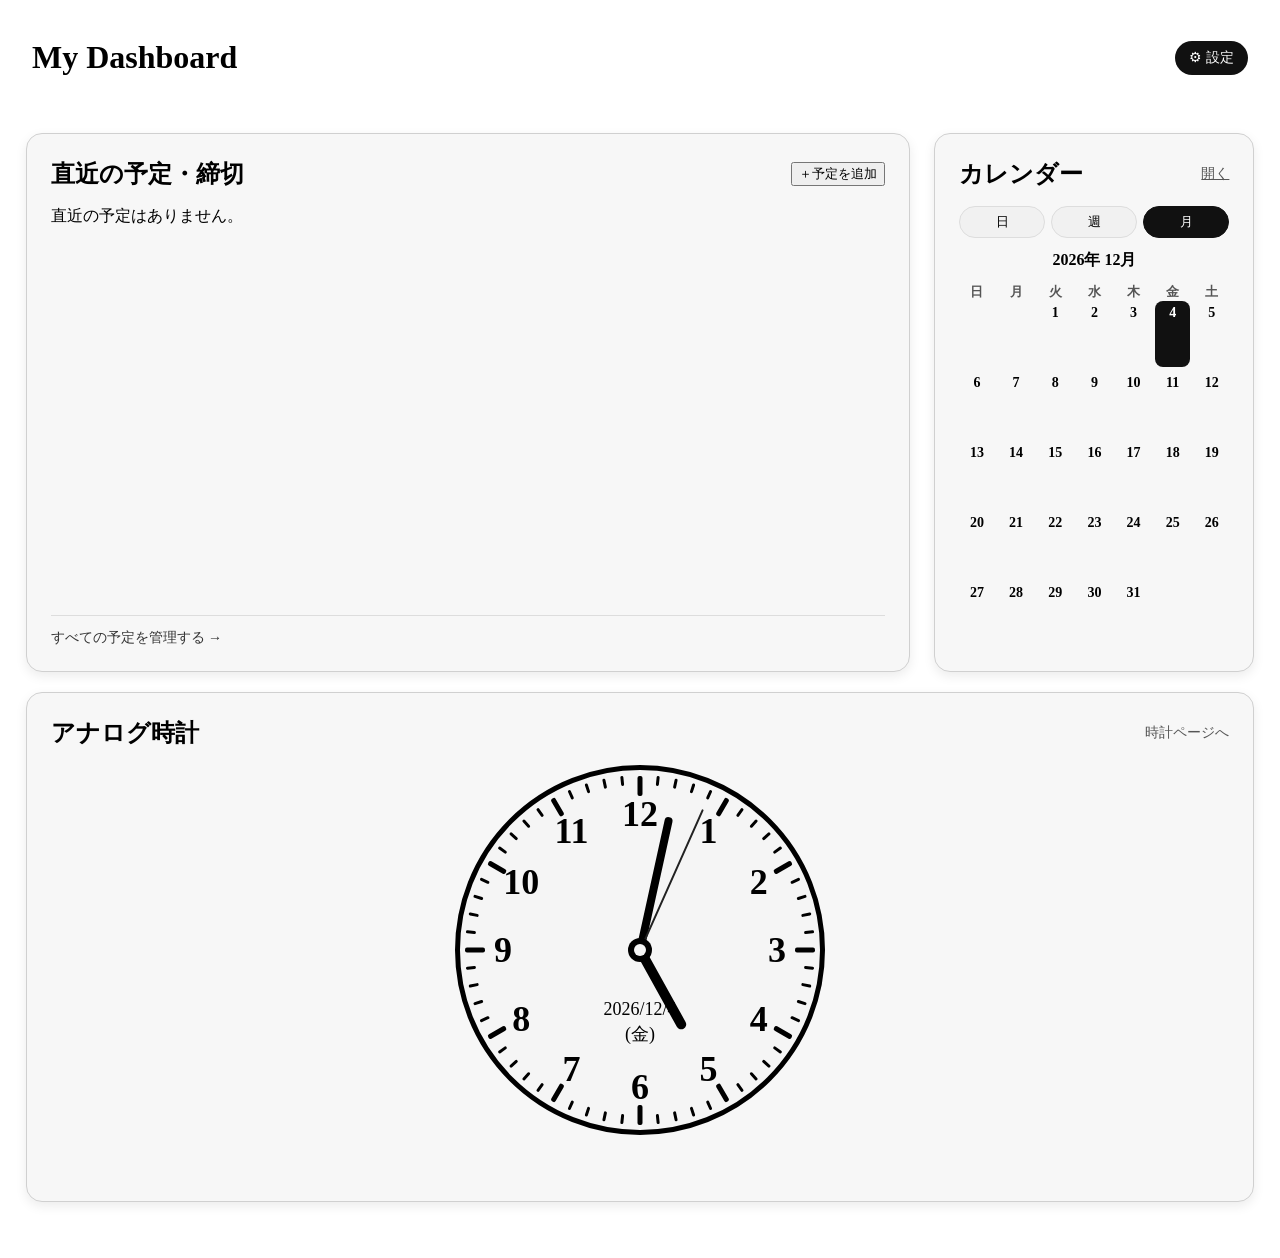
<file: index.html>
<!-- /index.html -->
<!-- トップページの構造 -->

<!DOCTYPE html>
<html lang="ja">
<head>
  <meta charset="UTF-8" />
  <meta name="viewport" content="width=device-width, initial-scale=1.0" />
  <title>My Dashboard</title>
  <link rel="stylesheet" href="css/style.css" />
</head>
<body>
  <header class="site-header dashboard-header">
    <h1>My Dashboard</h1>

    <button type="button" class="settings-button" id="openLayoutSettingsButton">
      ⚙ 設定
    </button>
  </header>

  <main class="dashboard">
    <section class="top-grid" id="topGrid">
      <!-- 直近の予定・締切 -->
      <section class="card upcoming-card">
        <div class="card-header">
          <h2>直近の予定・締切</h2>
          <button type="button" class="add-task-button" id="openAddTaskModalButton">
            ＋予定を追加
          </button>
        </div>

        <div class="upcoming-scroll-area">
          <ul class="upcoming-list" id="upcomingList"></ul>
        </div>

        <div class="card-footer">
          <a href="tasks.html" class="text-link">すべての予定を管理する →</a>
        </div>
      </section>

      <!-- ミニカレンダー -->
      <section class="card calendar-card">
        <div class="card-header">
          <h2>カレンダー</h2>
          <a href="calendar.html" class="card-link">開く</a>
        </div>

        <div class="calendar-view-switch">
          <button type="button" class="calendar-mode-button active" data-calendar-mode="day">日</button>
          <button type="button" class="calendar-mode-button" data-calendar-mode="week">週</button>
          <button type="button" class="calendar-mode-button" data-calendar-mode="month">月</button>
        </div>

        <div class="mini-calendar" id="miniCalendar"></div>
      </section>
    </section>

    <!-- 小さめのアナログ時計 -->
    <a href="clock.html" class="card home-clock-card" id="homeClockCard">
      <div class="card-header">
        <h2>アナログ時計</h2>
        <span class="card-link">時計ページへ</span>
      </div>

      <div class="home-clock-wrapper">
        <div class="clock home-clock" id="homeClock">
          <div class="ticks" id="homeTicks"></div>
          <div class="numbers" id="homeNumbers"></div>

          <div class="hand hour-hand" id="homeHourHand"></div>
          <div class="hand minute-hand" id="homeMinuteHand"></div>
          <div class="hand second-hand" id="homeSecondHand"></div>

          <div class="center-dot"></div>
          <div class="date-display" id="homeCurrentDate"></div>
        </div>
      </div>
    </a>

    <!-- 予定追加・編集モーダル -->
    <div class="modal-overlay" id="taskModal">
      <div class="modal-content">
        <div class="modal-header">
          <h2 id="modalTitle">予定を追加</h2>
          <button type="button" class="modal-close-button" id="closeTaskModalButton">×</button>
        </div>

        <form id="taskModalForm" class="task-form">
          <input type="hidden" id="modalTaskId" />

          <div class="form-row">
            <label for="modalTaskTitle">タイトル</label>
            <input
              type="text"
              id="modalTaskTitle"
              required
              placeholder="例：研究室ミーティング"
            />
          </div>

          <div class="form-row">
            <label for="modalTaskLocation">場所</label>
            <input
              type="text"
              id="modalTaskLocation"
              placeholder="例：研究室、オンライン、〇〇駅周辺"
            />
          </div>

          <div class="form-row">
            <label for="modalTaskCategory">カテゴリ</label>
            <select id="modalTaskCategory">
              <option value="締切">締切</option>
              <option value="研究">研究</option>
              <option value="授業">授業</option>
              <option value="就活">就活</option>
              <option value="私用">私用</option>
              <option value="その他">その他</option>
            </select>
          </div>

          <div class="form-row form-row-inline">
            <label for="modalTaskIsAllDay">終日</label>
            <input type="checkbox" id="modalTaskIsAllDay" />
          </div>

          <div class="time-grid">
            <div class="form-row">
              <label for="modalTaskStartDate">開始日</label>
              <input type="date" id="modalTaskStartDate" required />
            </div>

            <div class="form-row">
              <label for="modalTaskStartTime">開始時刻</label>
              <input type="time" id="modalTaskStartTime" />
            </div>

            <div class="form-row">
              <label for="modalTaskEndDate">終了日</label>
              <input type="date" id="modalTaskEndDate" required />
            </div>

            <div class="form-row">
              <label for="modalTaskEndTime">終了時刻</label>
              <input type="time" id="modalTaskEndTime" />
            </div>
          </div>

          <div class="travel-grid">
            <div class="form-row">
              <label for="modalTaskTravelMode">移動手段</label>
              <select id="modalTaskTravelMode">
                <option value="none">なし</option>
                <option value="walk">徒歩</option>
                <option value="train">電車</option>
                <option value="car">車</option>
              </select>
            </div>

            <div class="form-row">
              <label for="modalTaskTravelTime">移動時間</label>
              <select id="modalTaskTravelTime">
                <option value="0">なし</option>
                <option value="5">5分</option>
                <option value="10">10分</option>
                <option value="15">15分</option>
                <option value="30">30分</option>
                <option value="45">45分</option>
                <option value="60">60分</option>
                <option value="90">90分</option>
              </select>
            </div>
          </div>

          <div class="form-row">
            <label for="modalTaskImportance">重要度 自動判定</label>
            <select id="modalTaskImportance" disabled>
              <option value="5">5：高い</option>
              <option value="4">4</option>
              <option value="3">3：普通</option>
              <option value="2">2</option>
              <option value="1">1：低い</option>
            </select>
          </div>

          <div class="form-row">
            <label for="modalTaskMemo">メモ</label>
            <textarea
              id="modalTaskMemo"
              rows="4"
              placeholder="補足情報や準備することなど"
            ></textarea>
          </div>

          <div class="modal-detail" id="modalTaskDetail"></div>

          <div class="modal-actions">
            <button type="submit" id="saveTaskButton">追加する</button>
            <button type="button" class="secondary-button" id="deleteTaskButton">
              削除する
            </button>
          </div>
        </form>
      </div>
    </div>
  </main>

  <!-- 予定ホバープレビュー -->
  <div class="task-preview" id="taskPreview"></div>

  <!-- レイアウト設定モーダル -->
  <div class="modal-overlay" id="layoutSettingsModal">
    <div class="modal-content">
      <div class="modal-header">
        <h2>画面レイアウト設定</h2>
        <button type="button" class="modal-close-button" id="closeLayoutSettingsButton">×</button>
      </div>

      <div class="layout-setting-list">
        <div class="form-row">
          <label for="dashboardWidthRange">
            全体の横幅：<span id="dashboardWidthValue"></span>%
          </label>
          <input type="range" id="dashboardWidthRange" min="60" max="100" value="96" />
        </div>

        <div class="form-row">
          <label for="topGridRatioRange">
            予定欄の広さ：<span id="topGridRatioValue"></span>
          </label>
          <input type="range" id="topGridRatioRange" min="1" max="5" value="3" />
        </div>

        <div class="form-row">
          <label for="clockHeightRange">
            時計カードの高さ：<span id="clockHeightValue"></span>px
          </label>
          <input type="range" id="clockHeightRange" min="300" max="700" value="460" />
        </div>
      </div>

      <div class="modal-actions">
        <button type="button" id="resetLayoutSettingsButton" class="secondary-button">
          初期値に戻す
        </button>
        <button type="button" id="saveLayoutSettingsButton">
          保存
        </button>
      </div>
    </div>
  </div>

  <script src="js/tasks.js"></script>
  <script src="js/script.js"></script>

</body>
</html>
</file>
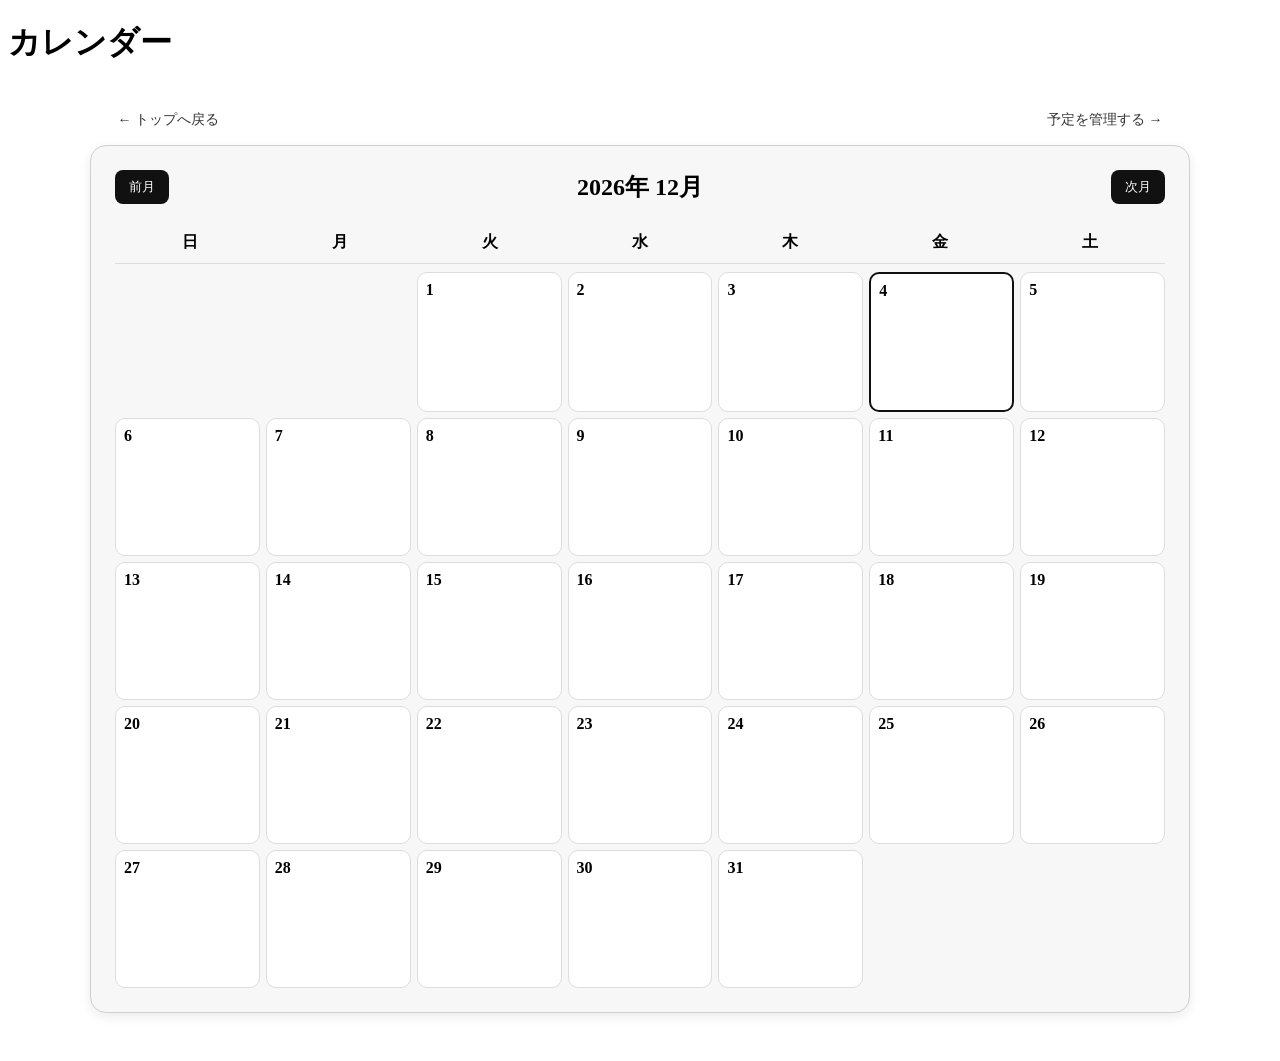
<file: calendar.html>
<!-- /calendar.html -->
    <!-- カレンダー詳細ページ -->

<!DOCTYPE html>
<html lang="ja">
<head>
  <meta charset="UTF-8" />
  <meta name="viewport" content="width=device-width, initial-scale=1.0" />
  <title>Calendar</title>
  <link rel="stylesheet" href="css/style.css" />
</head>
<body>
  <header class="site-header">
    <h1>カレンダー</h1>
  </header>

  <main class="calendar-page">
    <div class="page-nav">
      <a href="index.html" class="text-link">← トップへ戻る</a>
      <a href="tasks.html" class="text-link">予定を管理する →</a>
    </div>

    <section class="card">
      <div class="calendar-page-header">
        <button id="prevMonthButton">前月</button>
        <h2 id="fullCalendarTitle"></h2>
        <button id="nextMonthButton">次月</button>
      </div>

      <div class="full-calendar-weekdays">
        <span>日</span>
        <span>月</span>
        <span>火</span>
        <span>水</span>
        <span>木</span>
        <span>金</span>
        <span>土</span>
      </div>

      <div class="full-calendar-days" id="fullCalendarDays"></div>
    </section>
  </main>

  <script src="js/tasks.js"></script>
  <script src="js/calendar.js"></script>
</body>
</html>
</file>
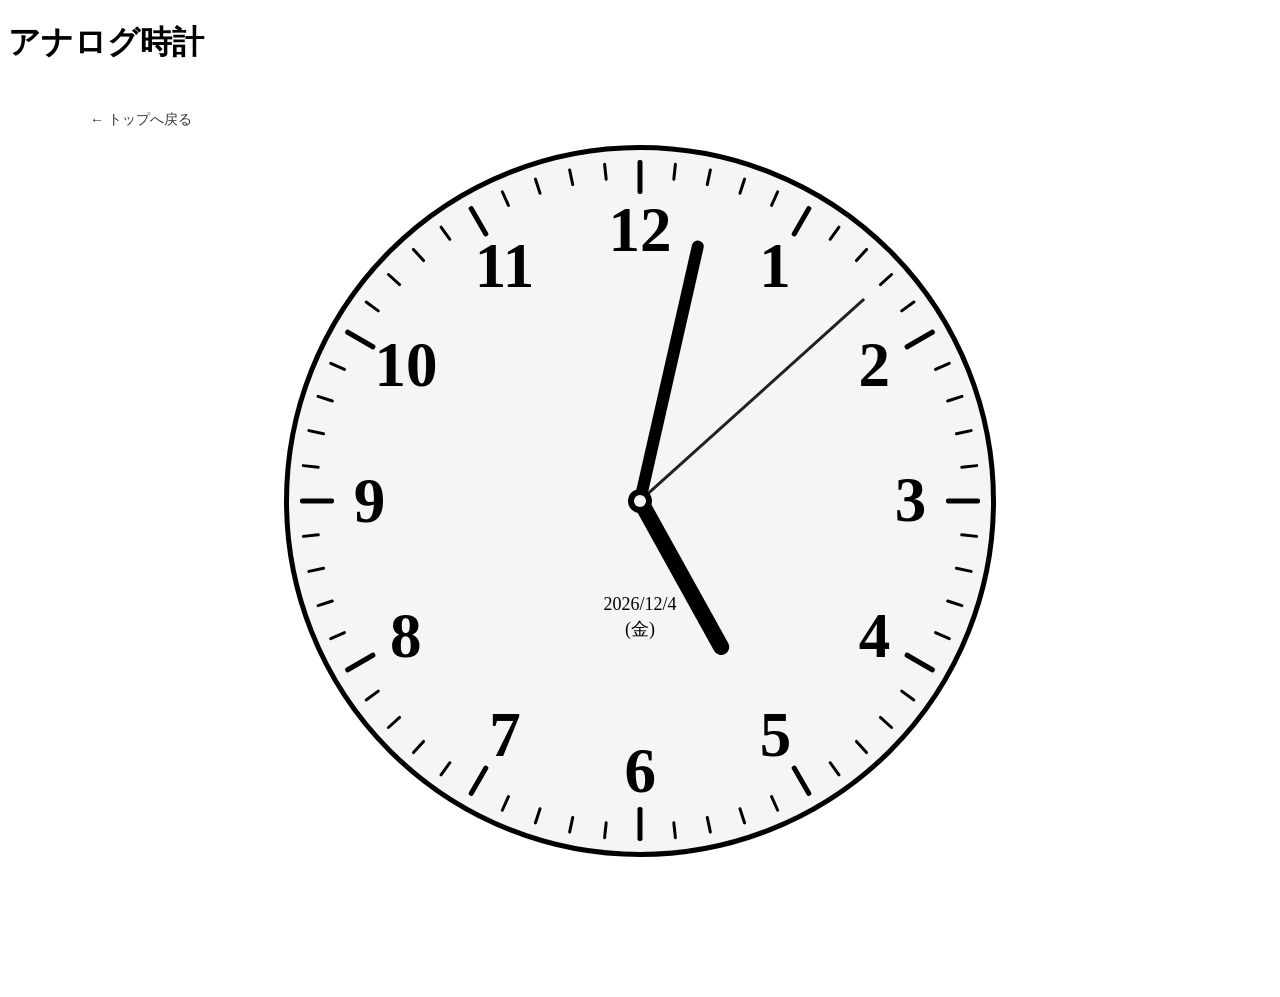
<file: clock.html>
<!-- /clock.html -->
    <!-- 時計だけのページ -->

<!DOCTYPE html>
<html lang="ja">
<head>
  <meta charset="UTF-8" />
  <meta name="viewport" content="width=device-width, initial-scale=1.0" />
  <title>Analog Clock</title>
  <link rel="stylesheet" href="css/style.css" />
</head>
<body>
  <header class="site-header">
    <h1>アナログ時計</h1>
  </header>

  <main class="clock-page">
    <div class="page-nav">
      <a href="index.html" class="text-link">← トップへ戻る</a>
    </div>

    <section class="clock-page-content">
      <div class="clock large-clock" id="clock">
        <div class="ticks" id="ticks"></div>
        <div class="numbers" id="numbers"></div>

        <div class="hand hour-hand" id="hourHand"></div>
        <div class="hand minute-hand" id="minuteHand"></div>
        <div class="hand second-hand" id="secondHand"></div>

        <div class="center-dot"></div>
        <div class="date-display" id="currentDate"></div>
      </div>
    </section>
  </main>

  <script src="js/clock.js"></script>
</body>
</html>
</file>
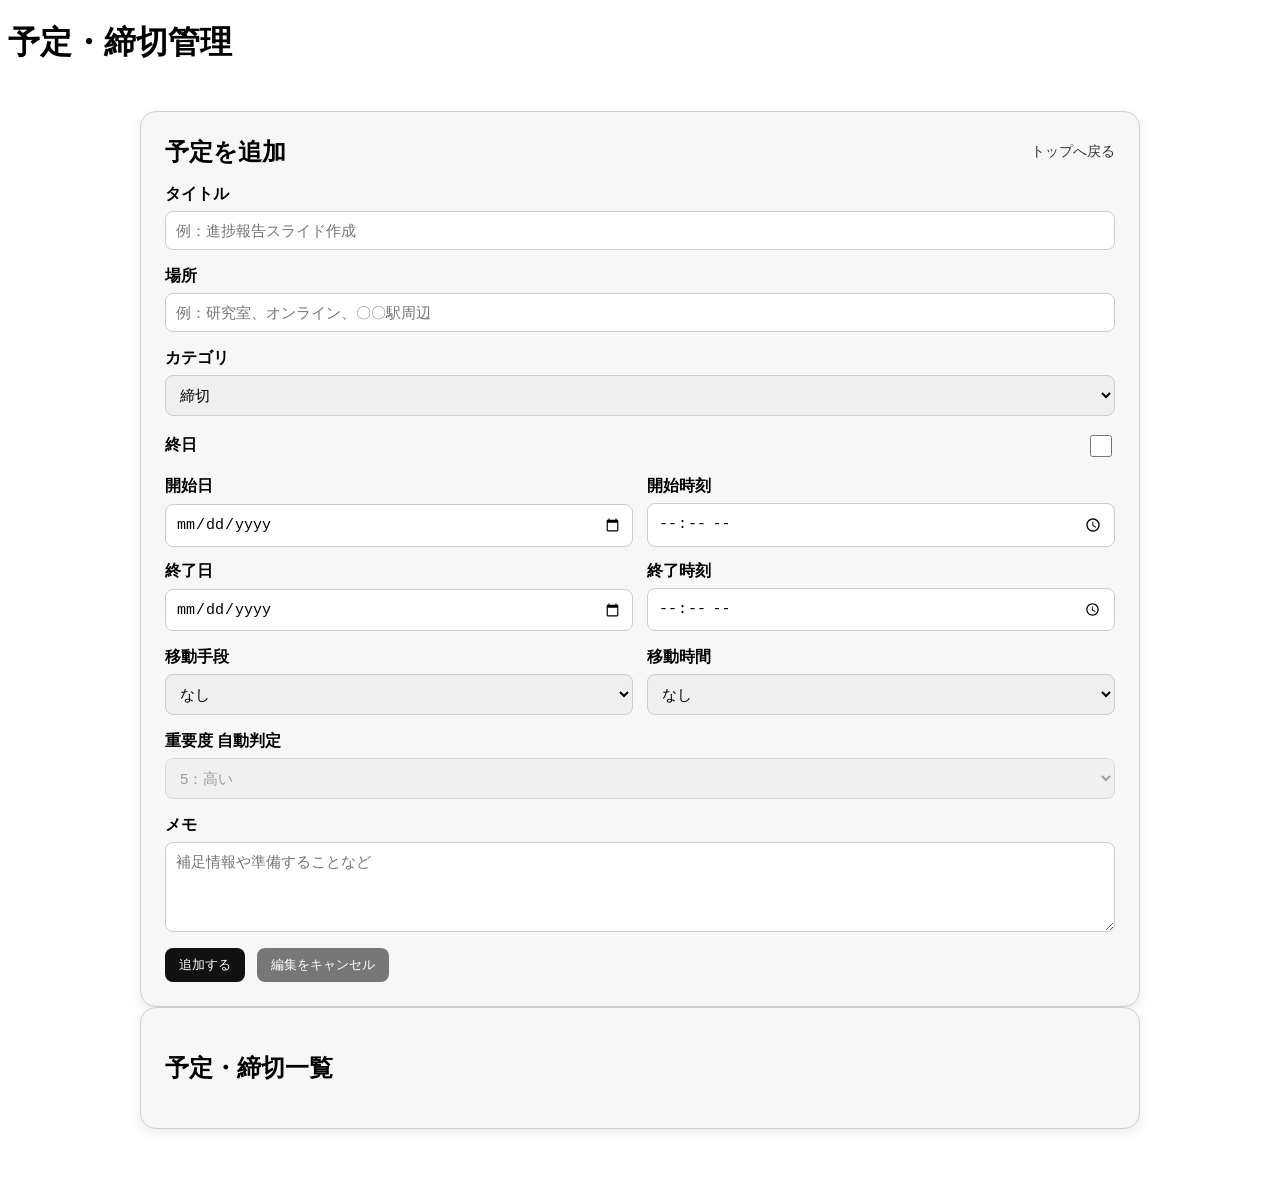
<file: tasks.html>
<!-- /tasks.html -->
    <!-- 予定・締切詳細ページ -->

<!-- /tasks.html -->

<!DOCTYPE html>
<html lang="ja">
<head>
  <meta charset="UTF-8" />
  <meta name="viewport" content="width=device-width, initial-scale=1.0" />
  <title>Tasks</title>
  <link rel="stylesheet" href="css/style.css" />
</head>
<body>
  <header class="site-header">
    <h1>予定・締切管理</h1>
  </header>

  <main class="task-page">
    <section class="card">
      <div class="card-header">
        <h2>予定を追加</h2>
        <a href="index.html" class="text-link">トップへ戻る</a>
      </div>

      <form id="taskForm" class="task-form">
        <input type="hidden" id="taskId" />

        <div class="form-row">
          <label for="taskTitle">タイトル</label>
          <input type="text" id="taskTitle" required placeholder="例：進捗報告スライド作成" />
        </div>

        <div class="form-row">
          <label for="taskLocation">場所</label>
          <input
            type="text"
            id="taskLocation"
            placeholder="例：研究室、オンライン、〇〇駅周辺"
          />
        </div>

        <div class="form-row">
          <label for="taskCategory">カテゴリ</label>
          <select id="taskCategory">
            <option value="締切">締切</option>
            <option value="研究">研究</option>
            <option value="授業">授業</option>
            <option value="就活">就活</option>
            <option value="私用">私用</option>
            <option value="その他">その他</option>
          </select>
        </div>

        <div class="form-row form-row-inline">
          <label for="taskIsAllDay">終日</label>
          <input type="checkbox" id="taskIsAllDay" />
        </div>

        <div class="time-grid">
          <div class="form-row">
            <label for="taskStartDate">開始日</label>
            <input type="date" id="taskStartDate" required />
          </div>

          <div class="form-row">
            <label for="taskStartTime">開始時刻</label>
            <input type="time" id="taskStartTime" />
          </div>

          <div class="form-row">
            <label for="taskEndDate">終了日</label>
            <input type="date" id="taskEndDate" required />
          </div>

          <div class="form-row">
            <label for="taskEndTime">終了時刻</label>
            <input type="time" id="taskEndTime" />
          </div>
        </div>

        <div class="travel-grid">
          <div class="form-row">
            <label for="taskTravelMode">移動手段</label>
            <select id="taskTravelMode">
              <option value="none">なし</option>
              <option value="walk">徒歩</option>
              <option value="train">電車</option>
              <option value="car">車</option>
            </select>
          </div>

          <div class="form-row">
            <label for="taskTravelTime">移動時間</label>
            <select id="taskTravelTime">
              <option value="0">なし</option>
              <option value="5">5分</option>
              <option value="10">10分</option>
              <option value="15">15分</option>
              <option value="30">30分</option>
              <option value="45">45分</option>
              <option value="60">60分</option>
              <option value="90">90分</option>
            </select>
          </div>
        </div>

        <div class="form-row">
          <label for="taskImportance">重要度 自動判定</label>
          <select id="taskImportance" disabled>
            <option value="5">5：高い</option>
            <option value="4">4</option>
            <option value="3">3：普通</option>
            <option value="2">2</option>
            <option value="1">1：低い</option>
          </select>
        </div>

        <div class="form-row">
          <label for="taskMemo">メモ</label>
          <textarea
            id="taskMemo"
            rows="4"
            placeholder="補足情報や準備することなど"
          ></textarea>
        </div>

        <div class="form-actions">
          <button type="submit" id="submitButton">追加する</button>
          <button type="button" id="cancelEditButton" class="secondary-button">編集をキャンセル</button>
        </div>
      </form>
    </section>

    <section class="card">
      <h2>予定・締切一覧</h2>
      <ul class="task-list" id="taskList"></ul>
    </section>
  </main>

  <script src="js/tasks.js"></script>
  <script src="js/tasks-page.js"></script>
</body>
</html>
</file>
<file: css/style.css>
/* css/style.css */
  /*全体デザイン*/

/* =========================
   Dashboard Layout
========================= */

.dashboard {
  width: min(1100px, 95%);
  margin: 0 auto;
  padding: 24px 0 40px;
}

.top-grid {
  display: grid;
  grid-template-columns: 2fr 1fr;
  gap: 20px;
  margin-bottom: 20px;
}

.card {
  background: #f7f7f7;
  border: 1px solid #d0d0d0;
  border-radius: 16px;
  padding: 20px;
  box-shadow: 0 4px 12px rgba(0, 0, 0, 0.08);
  cursor: pointer;

  text-decoration: none;
  color: inherit;
  display: block;
}

.card:hover {
  transform: translateY(-2px);
  transition: 0.2s;
  box-shadow: 0 8px 18px rgba(0, 0, 0, 0.12);
}

.card-header {
  display: flex;
  justify-content: space-between;
  align-items: center;
  margin-bottom: 16px;
}

.card-header h2 {
  margin: 0;
  font-size: 22px;
}

.card-link {
  font-size: 14px;
  color: #555;
}

/* =========================
   Upcoming
========================= */

.upcoming-list {
  list-style: none;
  padding: 0;
  margin: 0;
}

.upcoming-item {
  display: grid;
  grid-template-columns: 90px 1fr auto;
  gap: 12px;
  align-items: center;
  padding: 12px 0;
  border-bottom: 1px solid #ddd;
}

.upcoming-item:last-child {
  border-bottom: none;
}

.upcoming-date {
  font-weight: bold;
}

.upcoming-title {
  font-size: 16px;
}

.upcoming-meta {
  font-size: 13px;
  color: #555;
}

.priority-high {
  color: #b00020;
  font-weight: bold;
}

.priority-middle {
  color: #8a5a00;
  font-weight: bold;
}

.priority-low {
  color: #333;
}

/* =========================
   Mini Calendar
========================= */

.calendar-title {
  text-align: center;
  font-weight: bold;
  margin-bottom: 12px;
}

.calendar-weekdays,
.calendar-days {
  display: grid;
  grid-template-columns: repeat(7, 1fr);
  text-align: center;
  gap: 4px;
}

.calendar-weekdays span {
  font-size: 13px;
  font-weight: bold;
  color: #555;
}

.calendar-day {
  padding: 8px 0;
  border-radius: 8px;
  font-size: 14px;
}

.calendar-day.today {
  background: #111;
  color: #fff;
  font-weight: bold;
}

.calendar-day.empty {
  visibility: hidden;
}

/* =========================
   Mini Calendar with Labels
========================= */

.calendar-weekdays,
.calendar-days {
  display: grid;
  grid-template-columns: repeat(7, 1fr);
  text-align: center;
  gap: 4px;
}

.calendar-day {
  min-height: 58px;
  padding: 4px;
  border-radius: 8px;
  font-size: 13px;
  text-align: left;
  overflow: hidden;
}

.calendar-day.empty {
  visibility: hidden;
}

.calendar-day.today {
  background: #111;
  color: #fff;
}

.calendar-day-number {
  font-weight: bold;
  text-align: center;
  margin-bottom: 3px;
}

.calendar-task-area {
  display: grid;
  gap: 2px;
}

.calendar-task-label {
  padding: 1px 4px;
  border-radius: 999px;
  font-size: 10px;
  line-height: 1.4;
  white-space: nowrap;
  overflow: hidden;
  text-overflow: ellipsis;
  color: #111;
}

/* 分類ごとの簡易色 */
.type-締切 {
  background: #ffd6d6;
}

.type-研究 {
  background: #d8f3dc;
}

.type-就活 {
  background: #dbeafe;
}

.type-授業 {
  background: #fff3bf;
}

.type-その他 {
  background: #e5e7eb;
}

.calendar-more {
  font-size: 10px;
  color: #555;
  text-align: center;
}

/* =========================
   Home Clock
========================= */

.home-clock-card {
  cursor: pointer;
}

.home-clock-wrapper {
  display: flex;
  justify-content: center;
  align-items: center;
}

.home-clock {
  width: 38vmin;
  height: 38vmin;
  min-width: 260px;
  min-height: 260px;
  max-width: 360px;
  max-height: 360px;
}

.home-clock .number span {
  font-size: clamp(24px, 4vmin, 44px);
}

.home-clock .tick::before {
  height: 10px;
}

.home-clock .tick.major::before {
  height: 20px;
}

.home-clock .hour-hand {
  width: 10px;
}

.home-clock .minute-hand {
  width: 8px;
}

.home-clock .second-hand {
  width: 2px;
}

.home-clock .date-display {
  font-size: clamp(13px, 2vmin, 20px);
  top: 63%;
}

/* =========================
   Responsive
========================= */

@media (max-width: 800px) {
  .top-grid {
    grid-template-columns: 1fr;
  }

  .upcoming-item {
    grid-template-columns: 1fr;
    gap: 4px;
  }

  .home-clock {
    width: 70vmin;
    height: 70vmin;
  }
}

/* =========================
   Analog Clock Base
========================= */

.clock {
  position: relative;
  width: 80vmin;
  height: 80vmin;
  max-width: 800px;
  max-height: 800px;
  min-width: 320px;
  min-height: 320px;

  border: 5px solid #000;
  border-radius: 50%;
  background: #f5f5f5;
}

/* 目盛り */
.tick {
  position: absolute;
  width: 100%;
  height: 100%;
  transform: rotate(calc(6deg * var(--i)));
}

.tick::before {
  content: "";
  position: absolute;
  top: 1.5%;
  left: 50%;
  transform: translateX(-50%);
  width: 3px;
  height: 18px;
  background: #000;
  border-radius: 2px;
}

.tick.major::before {
  width: 5px;
  height: 34px;
}

/* 数字 */
.number {
  position: absolute;
  width: 100%;
  height: 100%;
  text-align: center;
  transform: rotate(calc(30deg * var(--i)));
  pointer-events: none;
}

.number span {
  display: inline-block;
  margin-top: 7%;
  transform: rotate(calc(-30deg * var(--i)));
  font-size: clamp(32px, 7vmin, 72px);
  font-weight: bold;
  line-height: 1;
}

/* 針 */
.hand {
  position: absolute;
  left: 50%;
  bottom: 50%;
  transform-origin: bottom center;
  transform: translateX(-50%) rotate(0deg);
  border-radius: 999px;
  background: #000;
}

.hour-hand {
  width: 16px;
  height: 25%;
  z-index: 4;
}

.minute-hand {
  width: 12px;
  height: 38%;
  z-index: 5;
}

.second-hand {
  width: 3px;
  height: 43%;
  background: #222;
  z-index: 6;
}

/* 中心 */
.center-dot {
  position: absolute;
  top: 50%;
  left: 50%;
  width: 24px;
  height: 24px;
  background: #000;
  border-radius: 50%;
  transform: translate(-50%, -50%);
  z-index: 10;
}

.center-dot::after {
  content: "";
  position: absolute;
  top: 50%;
  left: 50%;
  width: 12px;
  height: 12px;
  background: #f5f5f5;
  border-radius: 50%;
  transform: translate(-50%, -50%);
}

/* 日付 */
.date-display {
  position: absolute;
  top: 63%;
  left: 50%;
  transform: translateX(-50%);
  width: 160px;
  text-align: center;
  font-size: clamp(13px, 2vmin, 20px);
  line-height: 1.4;
  z-index: 20;
}

/* =========================
   Home Clock Size
========================= */

.home-clock-wrapper {
  display: flex;
  justify-content: center;
  align-items: center;
}

.home-clock {
  width: 38vmin;
  height: 38vmin;
  min-width: 260px;
  min-height: 260px;
  max-width: 360px;
  max-height: 360px;
}

.home-clock .number span {
  font-size: clamp(24px, 4vmin, 44px);
}

.home-clock .tick::before {
  height: 10px;
}

.home-clock .tick.major::before {
  height: 20px;
}

.home-clock .hour-hand {
  width: 10px;
}

.home-clock .minute-hand {
  width: 8px;
}

.home-clock .second-hand {
  width: 2px;
}

/* =========================
   Task Page
========================= */

.task-page {
  width: min(1000px, 95%);
  margin: 0 auto;
  padding: 24px 0 40px;
}

.text-link {
  color: #333;
  text-decoration: none;
  font-size: 14px;
}

.text-link:hover {
  text-decoration: underline;
}

.task-form {
  display: grid;
  gap: 16px;
}

.form-row {
  display: grid;
  gap: 6px;
}

.form-row label {
  font-weight: bold;
}

.form-row input,
.form-row select {
  padding: 10px;
  border: 1px solid #ccc;
  border-radius: 8px;
  font-size: 15px;
}

.form-actions {
  display: flex;
  gap: 12px;
}

.form-actions button,
.task-actions button {
  padding: 8px 14px;
  border: none;
  border-radius: 8px;
  background: #111;
  color: #fff;
  cursor: pointer;
}

.secondary-button {
  background: #777 !important;
}

.task-list {
  list-style: none;
  padding: 0;
  margin: 16px 0 0;
}

.task-list-item {
  display: flex;
  justify-content: space-between;
  gap: 16px;
  align-items: center;
  padding: 14px 0;
  border-bottom: 1px solid #ddd;
}

.task-list-item.completed {
  opacity: 0.5;
}

.task-list-item.completed .task-title {
  text-decoration: line-through;
}

.task-main {
  display: flex;
  align-items: center;
  gap: 12px;
}

.task-title {
  font-size: 16px;
  font-weight: bold;
}

.task-meta {
  font-size: 13px;
  color: #555;
}

.task-actions {
  display: flex;
  gap: 8px;
}

@media (max-width: 700px) {
  .task-list-item {
    flex-direction: column;
    align-items: flex-start;
  }
}

/* =========================
   Page Common
========================= */

.page-nav {
  width: min(1100px, 95%);
  margin: 0 auto 16px;
  display: flex;
  justify-content: space-between;
  align-items: center;
}

.text-link {
  color: #333;
  text-decoration: none;
  font-size: 14px;
}

.text-link:hover {
  text-decoration: underline;
}

/* =========================
   Clock Page
========================= */

.clock-page {
  padding: 24px 0 40px;
}

.clock-page-content {
  display: flex;
  justify-content: center;
  align-items: center;
}

.large-clock {
  width: 78vmin;
  height: 78vmin;
  max-width: 800px;
  max-height: 800px;
  min-width: 320px;
  min-height: 320px;
}

/* =========================
   Calendar Page
========================= */

.calendar-page {
  width: min(1100px, 95%);
  margin: 0 auto;
  padding: 24px 0 40px;
}

.calendar-page-header {
  display: flex;
  justify-content: space-between;
  align-items: center;
  margin-bottom: 18px;
}

.calendar-page-header h2 {
  margin: 0;
  font-size: 24px;
}

.calendar-page-header button {
  padding: 8px 14px;
  border: none;
  border-radius: 8px;
  background: #111;
  color: #fff;
  cursor: pointer;
}

.full-calendar-weekdays,
.full-calendar-days {
  display: grid;
  grid-template-columns: repeat(7, 1fr);
}

.full-calendar-weekdays span {
  text-align: center;
  font-weight: bold;
  padding: 10px 0;
  border-bottom: 1px solid #ddd;
}

.full-calendar-days {
  gap: 6px;
  margin-top: 8px;
}

.full-calendar-day {
  min-height: 120px;
  border: 1px solid #ddd;
  border-radius: 10px;
  padding: 8px;
  background: #fff;
  overflow: hidden;
}

.full-calendar-day.empty {
  visibility: hidden;
}

.full-calendar-day.today {
  border: 2px solid #111;
}

.full-calendar-day-number {
  font-weight: bold;
  margin-bottom: 6px;
}

.full-calendar-task-area {
  display: grid;
  gap: 4px;
}

.full-calendar-day .calendar-task-label {
  font-size: 12px;
  padding: 3px 6px;
  border-radius: 999px;
  white-space: nowrap;
  overflow: hidden;
  text-overflow: ellipsis;
}

/* 画面が小さいとき */
@media (max-width: 800px) {
  .full-calendar-day {
    min-height: 90px;
    padding: 5px;
  }

  .full-calendar-day .calendar-task-label {
    font-size: 10px;
  }

  .calendar-page-header h2 {
    font-size: 20px;
  }
}

/* =========================
   Upcoming Scroll Area
========================= */

.upcoming-card {
  display: flex;
  flex-direction: column;
  min-height: 360px;
  max-height: 560px;
}

.upcoming-scroll-area {
  flex: 1;
  min-height: 0;
  overflow-y: auto;
  padding-right: 6px;
}

.upcoming-scroll-area::-webkit-scrollbar {
  width: 8px;
}

.upcoming-scroll-area::-webkit-scrollbar-thumb {
  background: #c0c0c0;
  border-radius: 999px;
}

.upcoming-scroll-area::-webkit-scrollbar-track {
  background: transparent;
}

.card-footer {
  flex-shrink: 0;
  margin-top: 14px;
  padding-top: 12px;
  border-top: 1px solid #ddd;
}

/* =========================
   Modal
========================= */

.modal-overlay {
  position: fixed;
  inset: 0;
  display: none;
  justify-content: center;
  align-items: center;
  padding: 24px;
  background: rgba(0, 0, 0, 0.45);
  z-index: 1000;
}

.modal-overlay.active {
  display: flex;
}

.modal-content {
  width: min(520px, 95vw);
  max-height: 90vh;
  overflow-y: auto;
  background: #f7f7f7;
  border-radius: 18px;
  padding: 22px;
  box-shadow: 0 16px 40px rgba(0, 0, 0, 0.25);
}

.modal-header {
  display: flex;
  justify-content: space-between;
  align-items: center;
  margin-bottom: 18px;
}

.modal-header h2 {
  margin: 0;
  font-size: 22px;
}

.modal-close-button {
  width: 34px;
  height: 34px;
  border: none;
  border-radius: 50%;
  background: #ddd;
  font-size: 22px;
  line-height: 1;
  cursor: pointer;
}

.modal-close-button:hover {
  background: #ccc;
}

.modal-detail {
  padding: 12px;
  border-radius: 10px;
  background: #eeeeee;
  font-size: 14px;
  line-height: 1.6;
  color: #333;
}

.modal-actions {
  display: flex;
  justify-content: flex-end;
  gap: 12px;
  margin-top: 18px;
}

.modal-actions button {
  padding: 9px 16px;
  border: none;
  border-radius: 8px;
  background: #111;
  color: #fff;
  cursor: pointer;
}

#deleteTaskButton {
  background: #b00020;
}

#deleteTaskButton.hidden {
  display: none;
}

@media (max-width: 700px) {
  .upcoming-scroll-area {
    max-height: 260px;
  }

  .modal-content {
    padding: 18px;
  }

  .modal-actions {
    flex-direction: column;
  }

  .modal-actions button {
    width: 100%;
  }
}

/* =========================
   Task Hover Preview
========================= */

.task-preview {
  position: fixed;
  display: none;
  width: 260px;
  padding: 12px;
  border-radius: 12px;
  background: #111;
  color: #fff;
  font-size: 13px;
  line-height: 1.5;
  z-index: 1200;
  box-shadow: 0 10px 24px rgba(0, 0, 0, 0.25);
  pointer-events: none;
}

.task-preview.active {
  display: block;
}

.task-preview-title {
  font-weight: bold;
  margin-bottom: 6px;
}

.task-preview-meta {
  opacity: 0.9;
}

/* =========================
   Responsive Adjustment
========================= */

/* 全体の横幅と余白を画面に応じて調整 */
.dashboard {
  width: calc(100% - 48px);
  max-width: none;
  margin: 0 auto;
  padding: clamp(12px, 2vw, 28px) 0 clamp(24px, 4vw, 48px);
}

/* カード全体の余白を可変にする */
.card {
  padding: clamp(14px, 2vw, 24px);
}

/* タイトルサイズを画面に応じて調整 */
.card-header h2 {
  font-size: clamp(18px, 2vw, 24px);
}

/* トップの2カラム */
.top-grid {
  grid-template-columns: minmax(0, 3fr) minmax(320px, 1fr);
  gap: clamp(12px, 2vw, 24px);
}

/* 直近予定カードの高さを画面に応じて調整 */
.upcoming-card {
  min-height: clamp(360px, 48vh, 560px);
  max-height: clamp(420px, 58vh, 640px);
}

/* スクロール領域がカードの残りを使うようにする */
.upcoming-scroll-area {
  flex: 1;
  min-height: 0;
  overflow-y: auto;
}

/* 予定1件分の表示も少し可変にする */
.upcoming-item {
  grid-template-columns: clamp(56px, 8vw, 90px) 1fr auto;
  gap: clamp(8px, 1.5vw, 14px);
  padding: clamp(10px, 1.5vw, 14px) 8px;
}

.upcoming-title {
  font-size: clamp(14px, 1.6vw, 17px);
}

.upcoming-meta {
  font-size: clamp(11px, 1.3vw, 13px);
}

/* ミニカレンダー */
.calendar-card {
  min-width: 0;
}

.calendar-day {
  min-height: clamp(44px, 6vw, 68px);
  padding: clamp(2px, 0.7vw, 5px);
}

.calendar-day-number {
  font-size: clamp(11px, 1.3vw, 14px);
}

.calendar-task-label {
  font-size: clamp(8px, 1vw, 10px);
  padding: 1px 4px;
}

/* 時計カード */
.home-clock-card {
  min-height: clamp(340px, 42vh, 500px);
}

.home-clock {
  width: clamp(240px, 32vw, 380px);
  height: clamp(240px, 32vw, 380px);
  min-width: 220px;
  min-height: 220px;
}

/* モーダル */
.modal-content {
  width: min(520px, calc(100vw - 32px));
  max-height: min(90vh, 720px);
}

/* =========================
   Tablet / Small PC
========================= */

@media (max-width: 900px) {
  .dashboard {
    width: min(1000px, calc(100% - 24px));
  }

  .top-grid {
    grid-template-columns: 1fr;
  }

  .upcoming-card {
    max-height: 520px;
  }

  .calendar-card {
    min-height: auto;
  }

  .home-clock-card {
    min-height: auto;
  }

  .home-clock {
    width: clamp(240px, 55vw, 360px);
    height: clamp(240px, 55vw, 360px);
  }
}

/* =========================
   Smartphone
========================= */

@media (max-width: 600px) {
  body {
    font-size: 14px;
  }

  .site-header h1 {
    font-size: 22px;
  }

  .dashboard {
    width: calc(100% - 16px);
    padding-top: 12px;
  }

  .card {
    border-radius: 12px;
    padding: 14px;
  }

  .card-header {
    gap: 10px;
    align-items: flex-start;
  }

  .card-header h2 {
    font-size: 18px;
  }

  .add-task-button {
    font-size: 12px;
    padding: 7px 10px;
    white-space: nowrap;
  }

  .upcoming-card {
    min-height: 360px;
    max-height: 500px;
  }

  .upcoming-item {
    grid-template-columns: 56px 1fr;
    grid-template-areas:
      "date content"
      "date priority";
    align-items: start;
  }

  .upcoming-date {
    grid-area: date;
  }

  .upcoming-item > div:nth-child(2) {
    grid-area: content;
  }

  .upcoming-item > div:nth-child(3) {
    grid-area: priority;
    font-size: 12px;
  }

  .calendar-weekdays span {
    font-size: 11px;
  }

  .calendar-day {
    min-height: 48px;
  }

  .calendar-task-label {
    max-width: 100%;
    font-size: 8px;
  }

  .home-clock {
    width: min(72vw, 300px);
    height: min(72vw, 300px);
    min-width: 220px;
    min-height: 220px;
  }

  .home-clock .number span {
    font-size: clamp(22px, 7vw, 36px);
  }

  .home-clock .date-display {
    font-size: 13px;
  }

  .modal-overlay {
    padding: 12px;
  }

  .modal-content {
    border-radius: 14px;
    padding: 16px;
  }

  .modal-actions {
    flex-direction: column;
  }

  .modal-actions button {
    width: 100%;
  }

  .task-preview {
    display: none !important;
  }
}

/* =========================
   Very Small Screen
========================= */

@media (max-width: 420px) {
  .card-header {
    flex-direction: column;
    align-items: flex-start;
  }

  .calendar-day {
    min-height: 42px;
    padding: 2px;
  }

  .calendar-task-label {
    display: none;
  }

  .calendar-more {
    font-size: 9px;
  }

  .home-clock {
    width: 82vw;
    height: 82vw;
    min-width: 200px;
    min-height: 200px;
  }
}

/* =========================
   Header Settings
========================= */

.dashboard-header {
  display: flex;
  justify-content: space-between;
  align-items: center;
  padding: 10px 24px;
}

.settings-button {
  padding: 8px 14px;
  border: none;
  border-radius: 999px;
  background: #111;
  color: #fff;
  cursor: pointer;
  font-size: 14px;
}

.settings-button:hover {
  opacity: 0.85;
}

/* =========================
   Layout Adjustable Area
========================= */

.dashboard {
  width: var(--dashboard-width, 96vw);
  max-width: none;
  margin: 0 auto;
}

.top-grid {
  grid-template-columns: minmax(0, 3fr) minmax(320px, 1fr);
}

.home-clock-card {
  min-height: var(--clock-card-height, 460px);
}

.layout-setting-list {
  display: grid;
  gap: 18px;
}

.layout-setting-list input[type="range"] {
  width: 100%;
}

/* =========================
   Calendar-like Form
========================= */

.form-row-inline {
  display: flex;
  justify-content: space-between;
  align-items: center;
}

.form-row-inline input[type="checkbox"] {
  width: 22px;
  height: 22px;
}

.time-grid,
.travel-grid {
  display: grid;
  grid-template-columns: 1fr 1fr;
  gap: 14px;
}

.form-row textarea {
  padding: 10px;
  border: 1px solid #ccc;
  border-radius: 8px;
  font-size: 15px;
  resize: vertical;
  font-family: inherit;
}

input:disabled,
select:disabled {
  background: #eeeeee;
  color: #777;
}

@media (max-width: 600px) {
  .time-grid,
  .travel-grid {
    grid-template-columns: 1fr;
  }
}

/* =========================
   Mini Calendar View Modes
========================= */

.calendar-view-switch {
  display: flex;
  gap: 6px;
  margin-bottom: 12px;
}

.calendar-mode-button {
  flex: 1;
  padding: 6px 0;
  border: 1px solid #ddd;
  border-radius: 999px;
  background: #f1f1f1;
  cursor: pointer;
  font-size: 13px;
}

.calendar-mode-button.active {
  background: #111;
  color: #fff;
  border-color: #111;
}

.mini-calendar {
  min-height: 260px;
}

/* =========================
   Month View
========================= */

.calendar-title {
  text-align: center;
  font-weight: bold;
  margin-bottom: 12px;
}

.calendar-weekdays,
.calendar-days {
  display: grid;
  grid-template-columns: repeat(7, 1fr);
  text-align: center;
  gap: 4px;
}

.calendar-weekdays span {
  font-size: 13px;
  font-weight: bold;
  color: #555;
}

.calendar-day {
  min-height: 58px;
  padding: 4px;
  border-radius: 8px;
  font-size: 13px;
  text-align: left;
  overflow: hidden;
}

.calendar-day.empty {
  visibility: hidden;
}

.calendar-day.today {
  background: #111;
  color: #fff;
}

.calendar-day-number {
  font-weight: bold;
  text-align: center;
  margin-bottom: 3px;
}

.calendar-task-area {
  display: grid;
  gap: 2px;
}

.calendar-task-label {
  padding: 1px 4px;
  border-radius: 999px;
  font-size: 10px;
  line-height: 1.4;
  white-space: nowrap;
  overflow: hidden;
  text-overflow: ellipsis;
  color: #111;
}

.calendar-more {
  font-size: 10px;
  color: #555;
  text-align: center;
}

/* =========================
   Day View
========================= */

.mini-day-header,
.mini-week-header {
  display: flex;
  justify-content: space-between;
  align-items: center;
  margin-bottom: 8px;
}

.mini-day-title,
.mini-week-title {
  font-weight: bold;
  font-size: 14px;
}

.mini-calendar-nav-button {
  border: none;
  border-radius: 999px;
  background: #eee;
  padding: 5px 9px;
  cursor: pointer;
}

.mini-day-all-day {
  margin-bottom: 8px;
  display: grid;
  gap: 4px;
}

.mini-day-grid {
  display: grid;
  grid-template-columns: 1fr 1fr;
  gap: 8px;
  max-height: 240px;
  overflow: hidden;
}

.mini-day-column {
  display: grid;
  gap: 4px;
}

.mini-hour-row {
  display: grid;
  grid-template-columns: 46px 1fr;
  gap: 6px;
  align-items: start;
  min-height: 34px;
  padding: 4px 0;
  border-bottom: 1px solid #e3e3e3;
}

.mini-hour-row.current-hour {
  border-top: 3px solid #111;
  padding-top: 6px;
}

.mini-hour-label {
  font-weight: bold;
  font-size: 12px;
  color: #555;
}

.mini-hour-tasks {
  display: grid;
  gap: 2px;
  min-width: 0;
}

.mini-empty-hour {
  font-size: 11px;
  color: #aaa;
}

/* =========================
   Week View
========================= */

.mini-week-grid {
  display: grid;
  grid-template-columns: repeat(7, minmax(0, 1fr));
  gap: 4px;
}

.mini-week-day {
  min-height: 170px;
  border-radius: 10px;
  background: #f2f2f2;
  padding: 6px;
  overflow: hidden;
}

.mini-week-day.today {
  background: #111;
  color: #fff;
}

.mini-week-date {
  text-align: center;
  font-weight: bold;
  font-size: 12px;
  margin-bottom: 5px;
}

.mini-week-tasks {
  display: grid;
  gap: 3px;
}

.mini-week-task {
  padding: 2px 5px;
  border-radius: 999px;
  font-size: 10px;
  line-height: 1.4;
  color: #111;
  white-space: nowrap;
  overflow: hidden;
  text-overflow: ellipsis;
}

/* =========================
   Small Screen Calendar
========================= */

@media (max-width: 600px) {
  .mini-week-grid {
    grid-template-columns: 1fr;
  }

  .mini-week-day {
    min-height: auto;
  }

  .mini-day-grid {
    grid-template-columns: 1fr;
    max-height: none;
  }
}

/* =========================
   Mini Day View Adjustment
========================= */

.calendar-card {
  display: flex;
  flex-direction: column;
}

.mini-calendar {
  flex: 1;
  min-height: 0;
  display: flex;
  flex-direction: column;
}

/* 日表示全体 */
.mini-day-view {
  flex: 1;
  min-height: 0;
  display: flex;
  flex-direction: column;
}

/* 日表示の時間グリッド */
.mini-day-grid {
  flex: 1;
  min-height: 0;
  max-height: none;
  overflow: hidden;

  display: grid;
  grid-template-columns: 1fr 1fr;
  gap: 10px;
}

/* 左右それぞれの列 */
.mini-day-column {
  display: grid;
  grid-template-rows: repeat(var(--day-view-rows, 6), minmax(0, 1fr));
  gap: 4px;
  min-height: 0;
}

/* 1時間分の行 */
.mini-hour-row {
  min-height: 0;
  padding: 4px 0;
  display: grid;
  grid-template-columns: 48px 1fr;
  gap: 6px;
  align-items: start;
  border-bottom: 1px solid #e3e3e3;
}

/* 現在時刻の時間帯 */
.mini-hour-row.current-hour {
  border-top: 3px solid #111;
  padding-top: 5px;
}

.mini-hour-label {
  font-weight: bold;
  font-size: 12px;
  color: #333;
}

.mini-hour-tasks {
  min-width: 0;
  display: grid;
  gap: 2px;
}

.mini-day-help {
  flex-shrink: 0;
  margin-top: 8px;
  font-size: 12px;
  color: #555;
}
</file>
